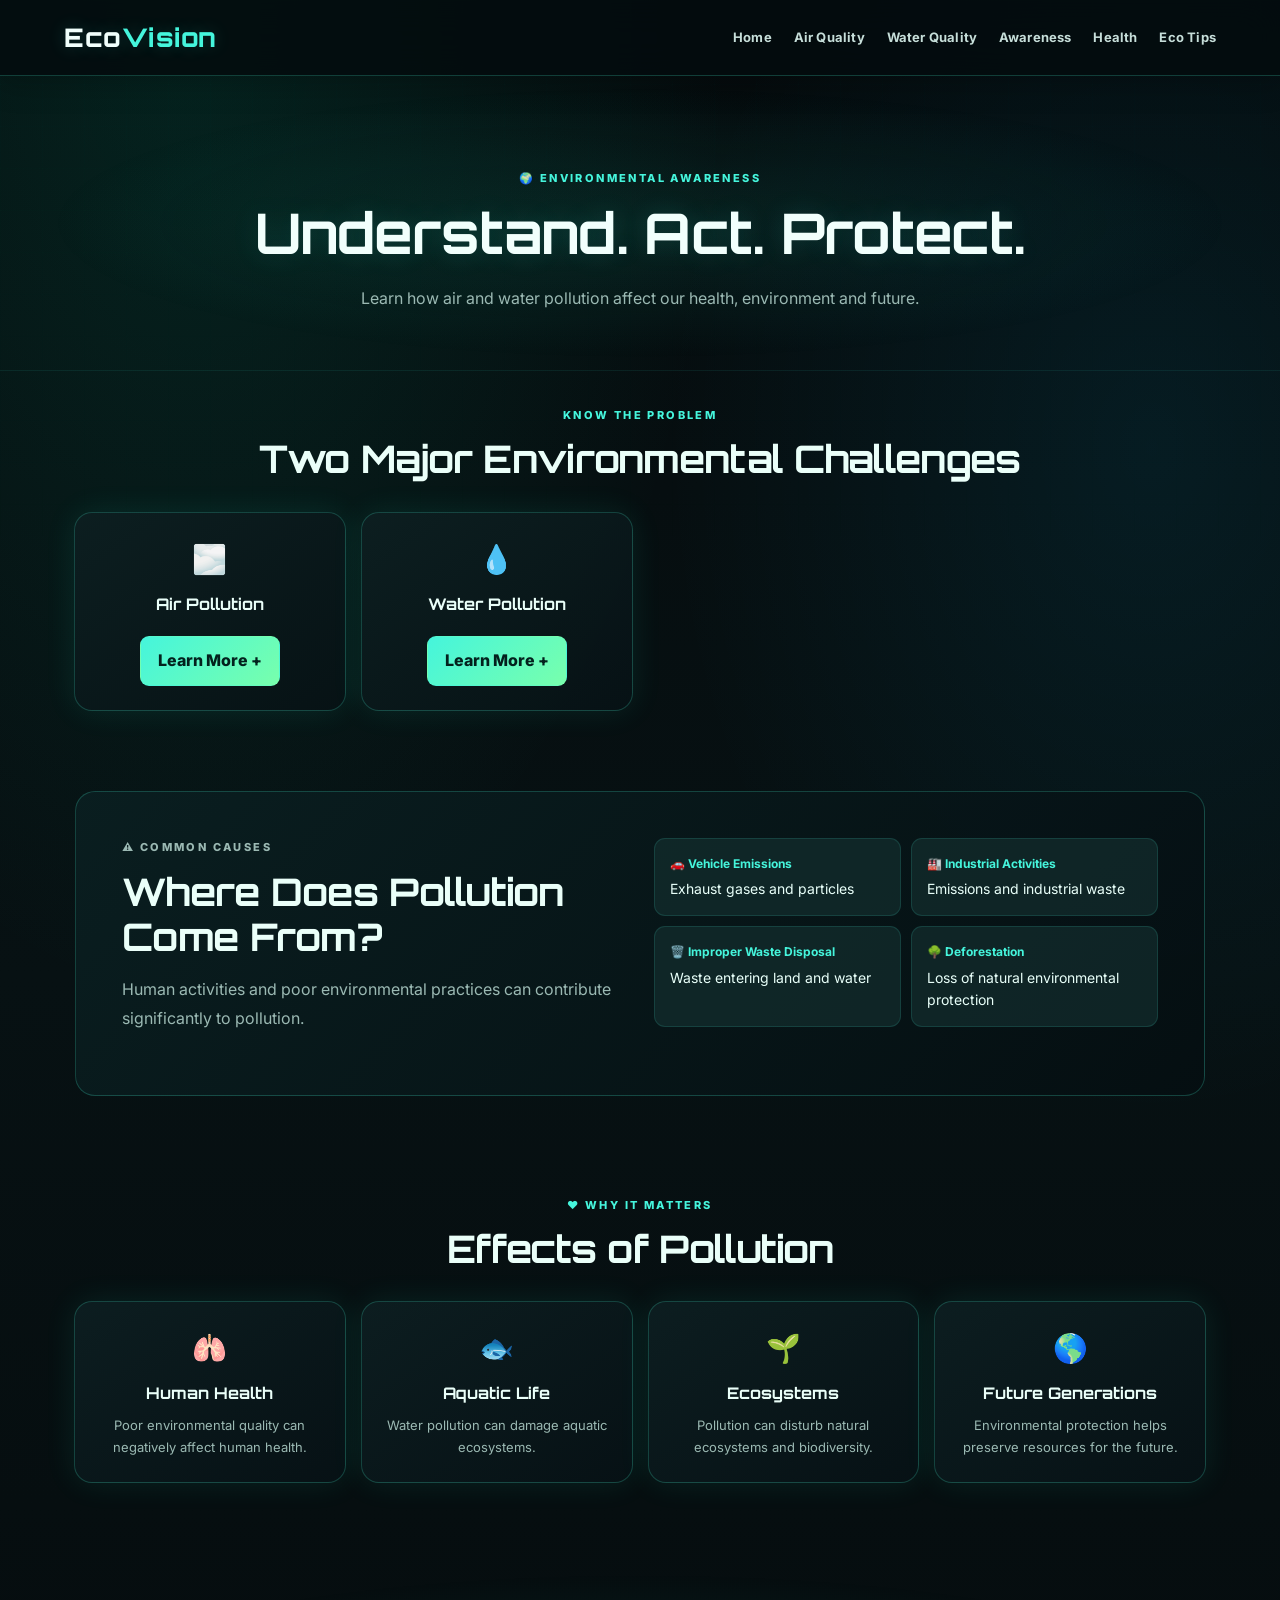
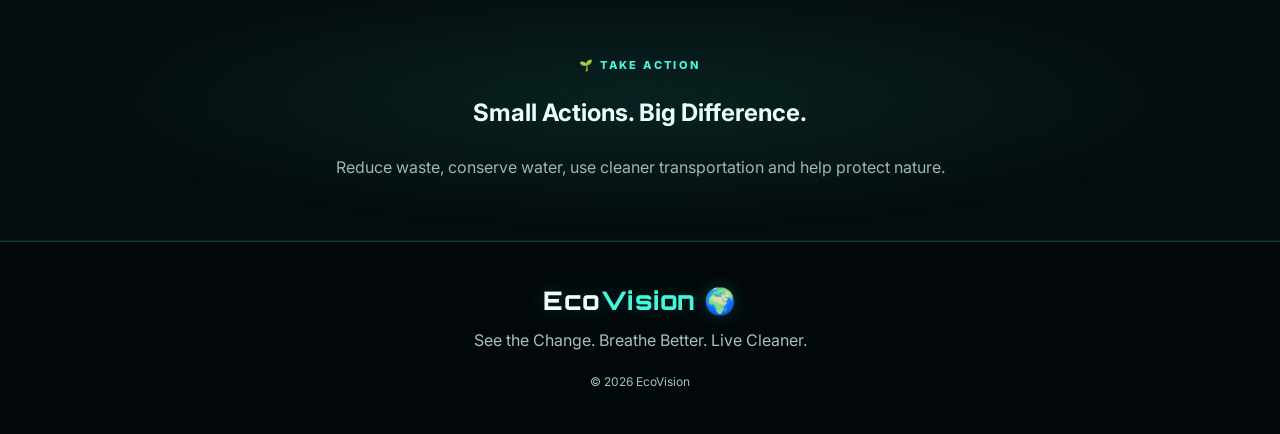
<file: awareness.html>
<!DOCTYPE html>
<html lang="en">

<head>

    <meta charset="UTF-8">

    <meta name="viewport"
          content="width=device-width, initial-scale=1.0">

    <title>EcoVision | Awareness</title>

    <link rel="stylesheet"
          href="css/style.css">

</head>

<body>

    <!-- NAVBAR -->

    <header class="navbar">

        <div class="logo">
            Eco<span>Vision</span>
        </div>

        <nav>

            <a href="index.html">Home</a>

            <a href="air-quality.html">
                Air Quality
            </a>

            <a href="water-quality.html">
                Water Quality
            </a>

            <a href="awareness.html">
                Awareness
            </a>

            <a href="health.html">
                Health
            </a>

            <a href="eco-tips.html">
                Eco Tips
            </a>

        </nav>

    </header>


    <!-- HERO -->

    <section class="dashboard-header">

        <p class="section-label">
            🌍 ENVIRONMENTAL AWARENESS
        </p>

        <h1>
            Understand. Act. Protect.
        </h1>

        <p>
            Learn how air and water pollution affect
            our health, environment and future.
        </p>

    </section>


    <!-- POLLUTION TYPES -->

    <section class="aqi-levels">

        <div class="section-heading">

            <p class="section-label">
                KNOW THE PROBLEM
            </p>

            <h2>
                Two Major Environmental Challenges
            </h2>

        </div>


        <div class="aqi-level-grid">


            <!-- AIR POLLUTION -->

            <div class="aqi-level awareness-card"
                 onclick="toggleAwareness(this)">

                <span>🌫️</span>

                <h3>
                    Air Pollution
                </h3>

                <p class="card-details">

                    Air pollution occurs when harmful
                    gases and particles enter the atmosphere.

                    <br><br>

                    Common sources include vehicle
                    emissions, industrial activities
                    and burning of fuels.

                </p>

                <button class="learn-more">
                    Learn More +
                </button>

            </div>


            <!-- WATER POLLUTION -->

            <div class="aqi-level awareness-card"
                 onclick="toggleAwareness(this)">

                <span>💧</span>

                <h3>
                    Water Pollution
                </h3>

                <p class="card-details">

                    Water pollution occurs when harmful
                    substances enter rivers, lakes and
                    other water sources.

                    <br><br>

                    Common sources include waste disposal,
                    industrial waste and untreated
                    wastewater.

                </p>

                <button class="learn-more">
                    Learn More +
                </button>

            </div>

        </div>

    </section>


    <!-- CAUSES -->

    <section class="pollutant-info">

        <div>

            <p class="section-label">
                ⚠️ COMMON CAUSES
            </p>

            <h2>
                Where Does Pollution Come From?
            </h2>

            <p>
                Human activities and poor environmental
                practices can contribute significantly
                to pollution.
            </p>

        </div>


        <div class="pollutant-list">

            <div>

                <strong>
                    🚗 Vehicle Emissions
                </strong>

                <span>
                    Exhaust gases and particles
                </span>

            </div>


            <div>

                <strong>
                    🏭 Industrial Activities
                </strong>

                <span>
                    Emissions and industrial waste
                </span>

            </div>


            <div>

                <strong>
                    🗑️ Improper Waste Disposal
                </strong>

                <span>
                    Waste entering land and water
                </span>

            </div>


            <div>

                <strong>
                    🌳 Deforestation
                </strong>

                <span>
                    Loss of natural environmental protection
                </span>

            </div>

        </div>

    </section>


    <!-- EFFECTS -->

    <section class="aqi-levels">

        <div class="section-heading">

            <p class="section-label">
                ❤️ WHY IT MATTERS
            </p>

            <h2>
                Effects of Pollution
            </h2>

        </div>


        <div class="aqi-level-grid">


            <div class="aqi-level">

                <span>🫁</span>

                <h3>
                    Human Health
                </h3>

                <p>
                    Poor environmental quality can
                    negatively affect human health.
                </p>

            </div>


            <div class="aqi-level">

                <span>🐟</span>

                <h3>
                    Aquatic Life
                </h3>

                <p>
                    Water pollution can damage aquatic
                    ecosystems.
                </p>

            </div>


            <div class="aqi-level">

                <span>🌱</span>

                <h3>
                    Ecosystems
                </h3>

                <p>
                    Pollution can disturb natural
                    ecosystems and biodiversity.
                </p>

            </div>


            <div class="aqi-level">

                <span>🌎</span>

                <h3>
                    Future Generations
                </h3>

                <p>
                    Environmental protection helps
                    preserve resources for the future.
                </p>

            </div>

        </div>

    </section>


    <!-- CALL TO ACTION -->

    <section class="dashboard-header">

        <p class="section-label">
            🌱 TAKE ACTION
        </p>

        <h2>
            Small Actions. Big Difference.
        </h2>

        <p>
            Reduce waste, conserve water, use cleaner
            transportation and help protect nature.
        </p>

    </section>


    <!-- FOOTER -->

    <footer>

        <div class="footer-logo">
            Eco<span>Vision</span> 🌍
        </div>

        <p>
            See the Change. Breathe Better. Live Cleaner.
        </p>

        <p class="copyright">
            © 2026 EcoVision
        </p>

    </footer>


    <!-- INTERACTIVE CARD SCRIPT -->

    <script>

        function toggleAwareness(card) {

            card.classList.toggle("active");

        }

    </script>


</body>

</html>
</file>
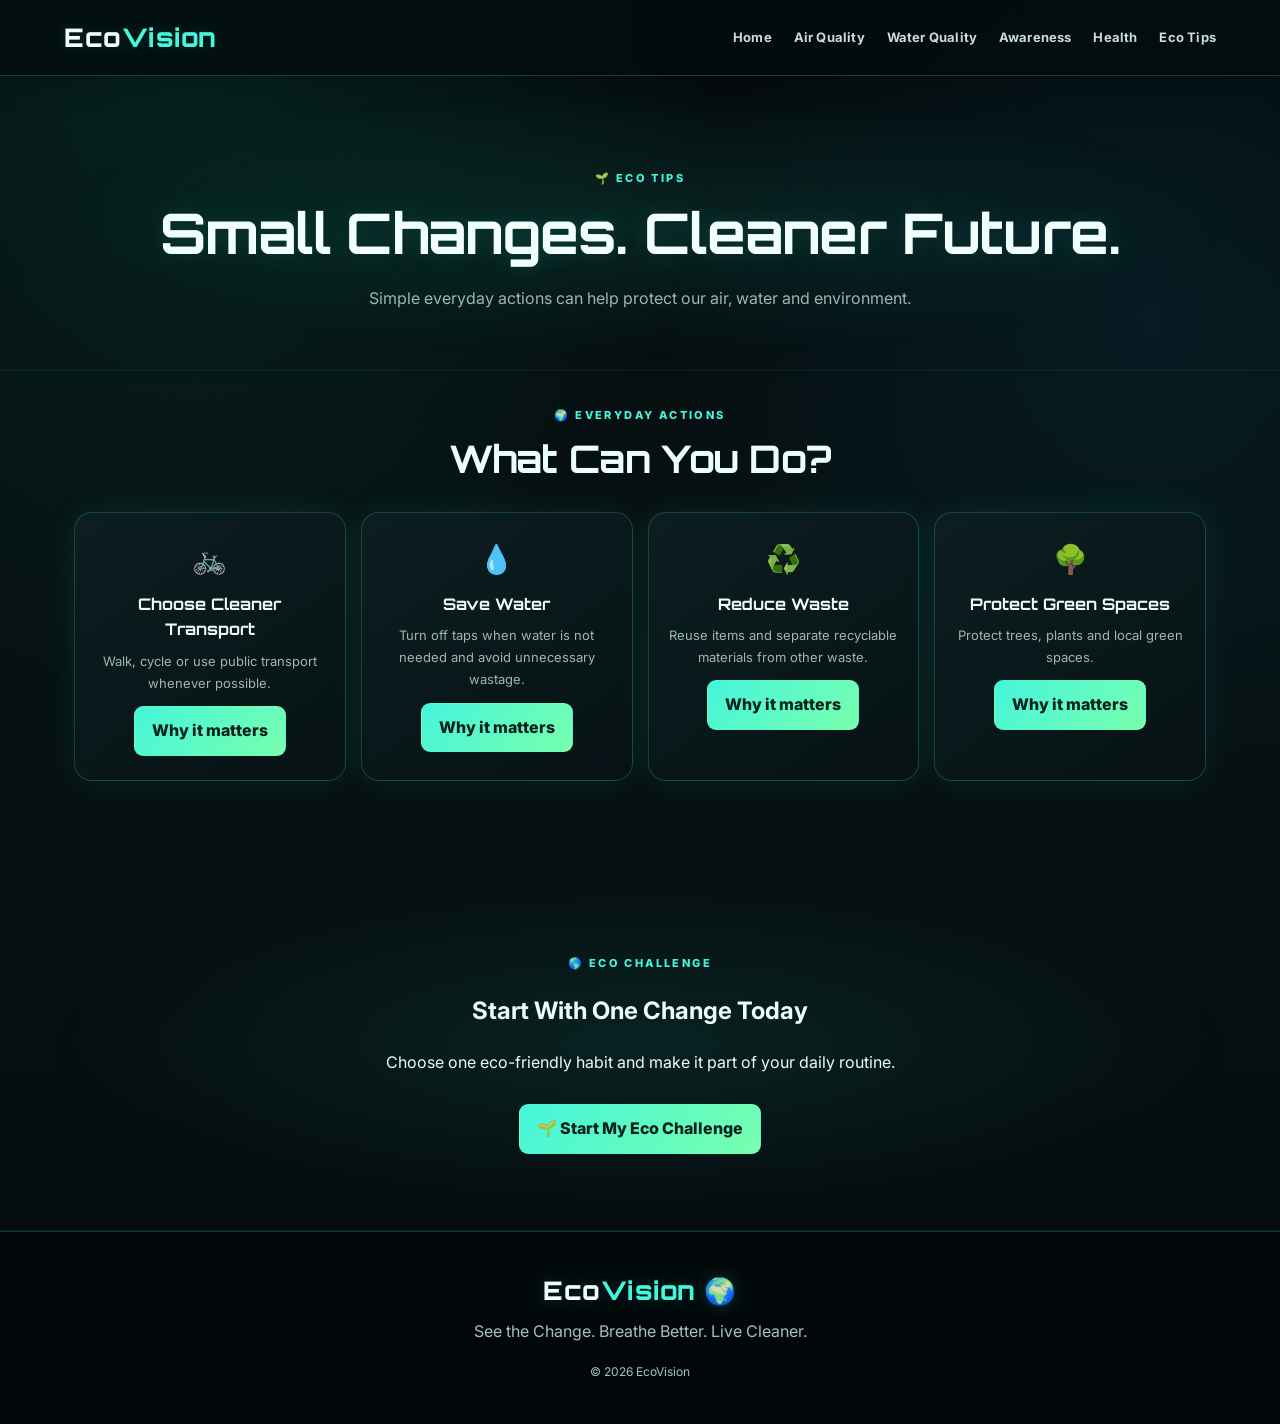
<file: eco-tips.html>
<!DOCTYPE html>
<html lang="en">

<head>

    <meta charset="UTF-8">

    <meta name="viewport"
          content="width=device-width, initial-scale=1.0">

    <title>EcoVision | Eco Tips</title>

    <link rel="stylesheet"
          href="css/style.css">

</head>

<body>

    <!-- NAVBAR -->

    <header class="navbar">

        <div class="logo">
            Eco<span>Vision</span>
        </div>

        <nav>

            <a href="index.html">Home</a>

            <a href="air-quality.html">
                Air Quality
            </a>

            <a href="water-quality.html">
                Water Quality
            </a>

            <a href="awareness.html">
                Awareness
            </a>

            <a href="health.html">
                Health
            </a>

            <a href="eco-tips.html">
                Eco Tips
            </a>

        </nav>

    </header>


    <!-- HERO -->

    <section class="dashboard-header">

        <p class="section-label">
            🌱 ECO TIPS
        </p>

        <h1>
            Small Changes. Cleaner Future.
        </h1>

        <p>
            Simple everyday actions can help protect
            our air, water and environment.
        </p>

    </section>


    <!-- ECO TIPS -->

    <section class="aqi-levels">

        <div class="section-heading">

            <p class="section-label">
                🌍 EVERYDAY ACTIONS
            </p>

            <h2>
                What Can You Do?
            </h2>

        </div>


        <div class="aqi-level-grid">


            <!-- TIP 1 -->

            <div class="aqi-level eco-tip-card">

                <span>🚲</span>

                <h3>
                    Choose Cleaner Transport
                </h3>

                <p>
                    Walk, cycle or use public transport
                    whenever possible.
                </p>

                <button
                    class="tip-button"
                    onclick="showTip(this)">
                    Why it matters
                </button>

                <p class="tip-info">
                    Fewer vehicle emissions can help
                    reduce air pollution.
                </p>

            </div>


            <!-- TIP 2 -->

            <div class="aqi-level eco-tip-card">

                <span>💧</span>

                <h3>
                    Save Water
                </h3>

                <p>
                    Turn off taps when water is not needed
                    and avoid unnecessary wastage.
                </p>

                <button
                    class="tip-button"
                    onclick="showTip(this)">
                    Why it matters
                </button>

                <p class="tip-info">
                    Conserving water helps protect
                    valuable freshwater resources.
                </p>

            </div>


            <!-- TIP 3 -->

            <div class="aqi-level eco-tip-card">

                <span>♻️</span>

                <h3>
                    Reduce Waste
                </h3>

                <p>
                    Reuse items and separate recyclable
                    materials from other waste.
                </p>

                <button
                    class="tip-button"
                    onclick="showTip(this)">
                    Why it matters
                </button>

                <p class="tip-info">
                    Reducing waste can decrease pollution
                    and pressure on landfills.
                </p>

            </div>


            <!-- TIP 4 -->

            <div class="aqi-level eco-tip-card">

                <span>🌳</span>

                <h3>
                    Protect Green Spaces
                </h3>

                <p>
                    Protect trees, plants and local
                    green spaces.
                </p>

                <button
                    class="tip-button"
                    onclick="showTip(this)">
                    Why it matters
                </button>

                <p class="tip-info">
                    Green spaces support biodiversity
                    and contribute to healthier surroundings.
                </p>

            </div>


        </div>

    </section>


    <!-- CHALLENGE -->

    <section class="dashboard-header">

        <p class="section-label">
            🌎 ECO CHALLENGE
        </p>

        <h2>
            Start With One Change Today
        </h2>

        <p>
            Choose one eco-friendly habit and make it
            part of your daily routine.
        </p>

        <button
            class="tip-button"
            onclick="startChallenge()">

            🌱 Start My Eco Challenge

        </button>

        <p id="challenge-message"></p>

    </section>


    <!-- FOOTER -->

    <footer>

        <div class="footer-logo">
            Eco<span>Vision</span> 🌍
        </div>

        <p>
            See the Change. Breathe Better. Live Cleaner.
        </p>

        <p class="copyright">
            © 2026 EcoVision
        </p>

    </footer>


    <!-- JAVASCRIPT -->

    <script>

        function showTip(button) {

            const card = button.parentElement;

            card.classList.toggle("show-tip");

        }


        function startChallenge() {

            const message =
                document.getElementById("challenge-message");

            message.textContent =
                "🌱 Challenge accepted! Start with one eco-friendly action today.";

        }

    </script>


</body>

</html>
</file>
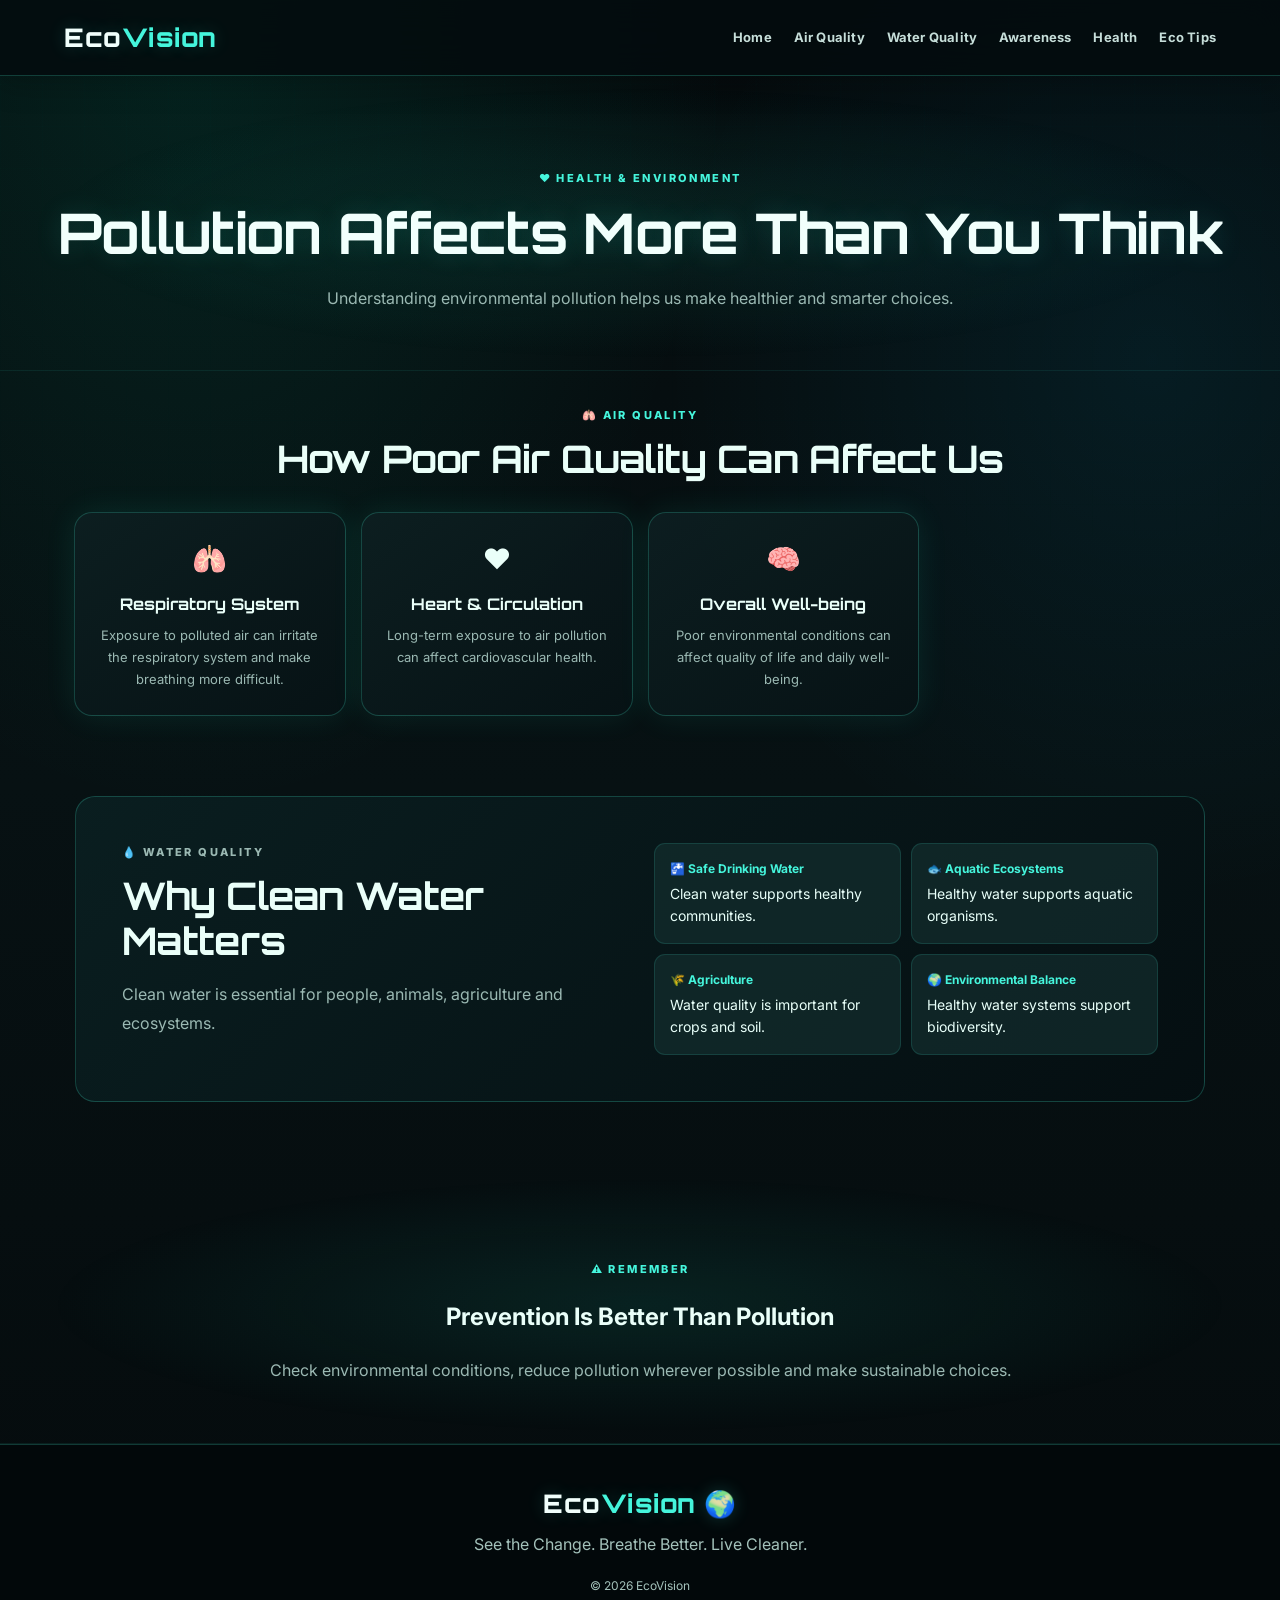
<file: health.html>
<!DOCTYPE html>
<html lang="en">

<head>

    <meta charset="UTF-8">

    <meta name="viewport"
          content="width=device-width, initial-scale=1.0">

    <title>EcoVision | Health & Impact</title>

    <link rel="stylesheet"
          href="css/style.css">

</head>

<body>
    

    <!-- NAVBAR -->

    <header class="navbar">

        <div class="logo">
            Eco<span>Vision</span>
        </div>

        <nav>

            <a href="index.html">Home</a>

            <a href="air-quality.html">
                Air Quality
            </a>

            <a href="water-quality.html">
                Water Quality
            </a>

            <a href="awareness.html">
                Awareness
            </a>

            <a href="health.html">
                Health
            </a>

            <a href="eco-tips.html">
                Eco Tips
            </a>

        </nav>

    </header>


    <!-- HERO -->

    <section class="dashboard-header">

        <p class="section-label">
            ❤️ HEALTH & ENVIRONMENT
        </p>

        <h1>
            Pollution Affects More Than You Think
        </h1>

        <p>
            Understanding environmental pollution
            helps us make healthier and smarter choices.
        </p>

    </section>


    <!-- HEALTH IMPACT -->

    <section class="aqi-levels">

        <div class="section-heading">

            <p class="section-label">
                🫁 AIR QUALITY
            </p>

            <h2>
                How Poor Air Quality Can Affect Us
            </h2>

        </div>


        <div class="aqi-level-grid">

            <div class="aqi-level">

                <span>🫁</span>

                <h3>
                    Respiratory System
                </h3>

                <p>
                    Exposure to polluted air can irritate
                    the respiratory system and make breathing
                    more difficult.
                </p>

            </div>


            <div class="aqi-level">

                <span>❤️</span>

                <h3>
                    Heart & Circulation
                </h3>

                <p>
                    Long-term exposure to air pollution
                    can affect cardiovascular health.
                </p>

            </div>


            <div class="aqi-level">

                <span>🧠</span>

                <h3>
                    Overall Well-being
                </h3>

                <p>
                    Poor environmental conditions can
                    affect quality of life and daily well-being.
                </p>

            </div>

        </div>

    </section>


    <!-- WATER IMPACT -->

    <section class="pollutant-info">

        <div>

            <p class="section-label">
                💧 WATER QUALITY
            </p>

            <h2>
                Why Clean Water Matters
            </h2>

            <p>
                Clean water is essential for people,
                animals, agriculture and ecosystems.
            </p>

        </div>


        <div class="pollutant-list">

            <div>

                <strong>
                    🚰 Safe Drinking Water
                </strong>

                <span>
                    Clean water supports healthy communities.
                </span>

            </div>


            <div>

                <strong>
                    🐟 Aquatic Ecosystems
                </strong>

                <span>
                    Healthy water supports aquatic organisms.
                </span>

            </div>


            <div>

                <strong>
                    🌾 Agriculture
                </strong>

                <span>
                    Water quality is important for crops and soil.
                </span>

            </div>


            <div>

                <strong>
                    🌍 Environmental Balance
                </strong>

                <span>
                    Healthy water systems support biodiversity.
                </span>

            </div>

        </div>

    </section>


    <!-- WARNING -->

    <section class="dashboard-header">

        <p class="section-label">
            ⚠️ REMEMBER
        </p>

        <h2>
            Prevention Is Better Than Pollution
        </h2>

        <p>
            Check environmental conditions, reduce pollution
            wherever possible and make sustainable choices.
        </p>

    </section>


    <!-- FOOTER -->

    <footer>

        <div class="footer-logo">
            Eco<span>Vision</span> 🌍
        </div>

        <p>
            See the Change. Breathe Better. Live Cleaner.
        </p>

        <p class="copyright">
            © 2026 EcoVision
        </p>

    </footer>


</body>

</html>
</file>
<file: css/style.css>
/* =========================================================
   ECOVISION FUTURISTIC UI — full replacement stylesheet
   Works with the existing EcoVision page classes and IDs.
   ========================================================= */
@import url('https://fonts.googleapis.com/css2?family=Inter:wght@400;500;600;700;800&family=Orbitron:wght@500;600;700;800&display=swap');

:root {
  --bg: #050b0d;
  --bg-2: #081316;
  --panel: rgba(11, 25, 28, .88);
  --panel-2: rgba(14, 34, 36, .92);
  --line: rgba(71, 242, 207, .22);
  --cyan: #45f5dc;
  --cyan-soft: #9efff0;
  --green: #65ff9b;
  --text: #eafff9;
  --muted: #9bb9b3;
  --shadow: 0 0 32px rgba(45, 255, 214, .09);
}

* { box-sizing: border-box; }
html { scroll-behavior: smooth; scroll-padding-top: 90px; }
body {
  margin: 0;
  color: var(--text);
  background:
    radial-gradient(ellipse at 15% 0%, rgba(0, 199, 153, .13), transparent 35%),
    radial-gradient(ellipse at 90% 22%, rgba(0, 198, 255, .08), transparent 30%),
    linear-gradient(180deg, #050b0d 0%, #071113 48%, #050b0d 100%);
  font-family: Inter, Arial, sans-serif;
  line-height: 1.6;
  min-height: 100vh;
  overflow-x: hidden;
}
body::before {
  content: "";
  position: fixed;
  inset: 0;
  z-index: -1;
  pointer-events: none;
  opacity: .15;
  background-image:
    linear-gradient(rgba(65, 255, 218, .08) 1px, transparent 1px),
    linear-gradient(90deg, rgba(65, 255, 218, .08) 1px, transparent 1px);
  background-size: 42px 42px;
  mask-image: linear-gradient(to bottom, black, transparent 88%);
}
a { color: var(--cyan); text-decoration: none; transition: color .2s ease, opacity .2s ease; }
a:hover { color: var(--green); }
img { max-width: 100%; }
button, input, select { font: inherit; }
button, select { cursor: pointer; }
::selection { background: rgba(69, 245, 220, .3); color: white; }

/* Navigation */
.navbar {
  min-height: 76px;
  padding: 14px clamp(18px, 5vw, 76px);
  display: flex;
  align-items: center;
  justify-content: space-between;
  gap: 22px;
  position: sticky;
  top: 0;
  z-index: 1000;
  background: rgba(4, 12, 14, .88);
  border-bottom: 1px solid var(--line);
  backdrop-filter: blur(18px);
  box-shadow: 0 8px 30px rgba(0, 0, 0, .22);
}
.logo, .footer-logo {
  font-family: Orbitron, Inter, sans-serif;
  font-size: clamp(20px, 2vw, 27px);
  font-weight: 800;
  letter-spacing: .5px;
  white-space: nowrap;
  color: #f1fffc;
  text-shadow: 0 0 18px rgba(69, 245, 220, .2);
}
.logo span, .footer-logo span { color: var(--cyan); }
nav { display: flex; align-items: center; gap: clamp(10px, 1.7vw, 25px); flex-wrap: wrap; justify-content: flex-end; }
nav a {
  color: #c6ded9;
  font-size: 13px;
  font-weight: 700;
  letter-spacing: .2px;
  padding: 8px 0;
  position: relative;
}
nav a::after {
  content: "";
  height: 2px;
  position: absolute;
  left: 0; right: 100%; bottom: 1px;
  background: var(--cyan);
  box-shadow: 0 0 10px var(--cyan);
  transition: right .25s ease;
}
nav a:hover { color: white; }
nav a:hover::after { right: 0; }

/* Common page headings */
.dashboard-header {
  text-align: center;
  padding: clamp(55px, 8vw, 94px) 22px clamp(35px, 5vw, 58px);
  position: relative;
  overflow: hidden;
  background: radial-gradient(ellipse at center, rgba(18, 130, 113, .18), transparent 65%);
  border-bottom: 1px solid rgba(69, 245, 220, .08);
}
.dashboard-header h1, .intro h2, .section-heading h2,
.awareness h2, .pollutant-info h2, .aqi-checker h2 {
  font-family: Orbitron, Inter, sans-serif;
  letter-spacing: -.7px;
  line-height: 1.18;
}
.dashboard-header h1 {
  font-size: clamp(30px, 4.7vw, 56px);
  margin: 12px 0 18px;
  color: #f1fffc;
  text-shadow: 0 0 26px rgba(69, 245, 220, .15);
}
.dashboard-header p:last-child {
  max-width: 760px;
  margin: 0 auto;
  color: var(--muted);
  line-height: 1.8;
}
.section-label {
  margin: 0 0 12px;
  color: var(--cyan);
  font-size: 11px;
  font-weight: 800;
  letter-spacing: 2.4px;
  text-transform: uppercase;
}
.intro { text-align: center; max-width: 900px; margin: auto; padding: 80px 24px 38px; }
.intro h2 { font-size: clamp(28px, 4vw, 42px); margin: 8px 0 18px; }
.intro-text { color: var(--muted); line-height: 1.9; font-size: 16px; }

/* Home hero: preserve the existing content and Earth element */
.hero, .hero-section {
  min-height: 76vh;
  padding: clamp(48px, 7vw, 88px) clamp(22px, 7vw, 105px);
  display: flex;
  align-items: center;
  justify-content: space-between;
  gap: clamp(30px, 5vw, 70px);
  position: relative;
  overflow: hidden;
  background:
    radial-gradient(ellipse at 78% 48%, rgba(13, 235, 197, .13), transparent 31%),
    linear-gradient(120deg, #050c0e 0%, #09201e 55%, #071014 100%);
  border-bottom: 1px solid var(--line);
}
.hero::before, .hero-section::before {
  content: "";
  position: absolute;
  width: 460px; height: 460px;
  border: 1px solid rgba(69,245,220,.12);
  border-radius: 50%;
  right: -160px; top: -160px;
  box-shadow: 0 0 0 35px rgba(69,245,220,.025), 0 0 0 75px rgba(69,245,220,.02);
  pointer-events: none;
}
.hero-content { max-width: 760px; position: relative; z-index: 2; }
.tagline { color: var(--cyan); font-size: 11px; font-weight: 800; letter-spacing: 3px; margin-bottom: 20px; }
.hero h1, .hero-content h1 {
  font-family: Orbitron, Inter, sans-serif;
  font-size: clamp(38px, 6.2vw, 76px);
  line-height: 1.08;
  letter-spacing: -2px;
  margin: 14px 0 22px;
  color: #f0fffb;
  text-shadow: 0 0 30px rgba(69,245,220,.13);
}
.hero h1 span, .hero-content h1 span { color: var(--cyan); display: inline-block; }
.hero-description { color: #b8d3ce; max-width: 660px; font-size: clamp(15px, 1.4vw, 18px); line-height: 1.85; }
.hero-buttons { display: flex; gap: 13px; flex-wrap: wrap; margin-top: 28px; }
.btn, .hero-button, .primary-btn, .outline-btn {
  display: inline-flex; align-items: center; justify-content: center;
  min-height: 45px; padding: 12px 22px;
  border-radius: 10px; font-weight: 800; font-size: 13px;
  transition: transform .22s ease, box-shadow .22s ease, background .22s ease;
}
.btn:hover, .hero-button:hover, .primary-btn:hover, .outline-btn:hover { transform: translateY(-3px); }
.primary-btn, .hero-button:not(.secondary) {
  background: linear-gradient(135deg, var(--cyan), #75ffad);
  color: #03211d; border: 1px solid transparent;
  box-shadow: 0 0 24px rgba(69,245,220,.18);
}
.outline-btn, .hero-button.secondary {
  background: rgba(8, 26, 27, .55); color: var(--cyan);
  border: 1px solid rgba(69,245,220,.48);
}
.hero-visual { width: min(42vw, 440px); min-width: 250px; height: min(42vw, 440px); min-height: 270px; position: relative; flex-shrink: 0; }
.earth-circle {
  width: min(65%, 290px); aspect-ratio: 1;
  border-radius: 50%; position: absolute; left: 50%; top: 50%;
  transform: translate(-50%, -50%);
  display: flex; align-items: center; justify-content: center;
  font-size: clamp(90px, 12vw, 160px);
  background: radial-gradient(circle at 35% 28%, rgba(88,255,219,.18), rgba(0,70,70,.3) 55%, rgba(0,0,0,.2) 72%);
  border: 1px solid rgba(69,245,220,.6);
  box-shadow: 0 0 24px rgba(69,245,220,.28), inset 0 0 32px rgba(69,245,220,.16), 0 0 0 13px rgba(69,245,220,.04), 0 0 0 28px rgba(69,245,220,.025);
  animation: earthFloat 6s ease-in-out infinite;
}
.earth-circle::before, .earth-circle::after {
  content: ""; position: absolute; inset: -13px; border: 1px solid rgba(69,245,220,.35); border-radius: 50%;
  transform: rotate(-25deg) scaleY(.38);
}
.earth-circle::after { inset: -25px; border-color: rgba(101,255,155,.22); transform: rotate(30deg) scaleY(.5); }
@keyframes earthFloat { 0%,100% { transform: translate(-50%,-50%) translateY(0); } 50% { transform: translate(-50%,-50%) translateY(-10px); } }
.floating-card {
  position: absolute; z-index: 2; min-width: 125px;
  display: flex; flex-direction: column; gap: 3px;
  padding: 13px 16px; border-radius: 12px;
  background: rgba(5, 18, 20, .88); border: 1px solid var(--line);
  box-shadow: var(--shadow); backdrop-filter: blur(10px);
  color: var(--muted); font-size: 11px;
}
.floating-card strong { color: var(--cyan); font-family: Orbitron, sans-serif; font-size: 17px; }
.card-one { top: 10%; left: 0; }
.card-two { bottom: 10%; right: 0; }

/* Panels, cards and common grids */
.quality-section { max-width: 1200px; margin: auto; padding: 45px 24px 90px; display: grid; grid-template-columns: repeat(2,minmax(0,1fr)); gap: 24px; }
.quality-card, .home-card, .aqi-level, .pollutant-card, .location-result, .checker-box, .chart-container {
  background: linear-gradient(145deg, rgba(13,31,33,.94), rgba(7,18,21,.94));
  border: 1px solid var(--line);
  border-radius: 18px;
  box-shadow: var(--shadow);
  color: var(--text);
}
.quality-card { padding: clamp(24px, 4vw, 42px); transition: transform .25s ease, border-color .25s ease, box-shadow .25s ease; }
.quality-card:hover, .home-card:hover, .aqi-level:hover, .pollutant-card:hover { transform: translateY(-5px); border-color: rgba(69,245,220,.55); box-shadow: 0 0 28px rgba(69,245,220,.12); }
.air-card { border-top: 3px solid #45c9ff; }
.water-card { border-top: 3px solid var(--cyan); }
.icon { font-size: 42px; margin-bottom: 15px; }
.quality-card h3 { font-family: Orbitron, sans-serif; font-size: 24px; margin: 8px 0 12px; }
.quality-card p, .home-card p { color: var(--muted); line-height: 1.8; }
.quality-card a, .home-card a { font-weight: 800; }
.awareness { margin: 0 clamp(18px, 7vw, 90px) 80px; padding: clamp(30px, 6vw, 75px); border-radius: 22px; border: 1px solid var(--line); background: linear-gradient(120deg, rgba(8,43,38,.9), rgba(7,20,24,.95)); }
.awareness-content { max-width: 700px; }
.awareness h2 { font-size: clamp(30px, 4vw, 50px); margin: 12px 0 18px; }
.awareness p { color: var(--muted); line-height: 1.8; }
footer { padding: 38px 20px; text-align: center; background: rgba(3,9,11,.96); border-top: 1px solid var(--line); color: var(--muted); }
.footer-logo { margin-bottom: 8px; }
footer p { margin: 5px 0; color: #a4c2bb; }
.copyright { margin-top: 18px; font-size: 12px; }

/* Air and water dashboard layout */
.aqi-dashboard {
  max-width: 1180px; margin: auto; padding: 42px 24px 55px;
  display: grid; grid-template-columns: minmax(260px,.85fr) minmax(0,1.15fr); gap: 22px;
}
.aqi-main-card {
  padding: clamp(24px, 3vw, 38px);
  border-radius: 20px;
  border: 1px solid rgba(69,245,220,.48);
  background: radial-gradient(circle at top right, rgba(69,245,220,.17), transparent 48%), linear-gradient(145deg,#0b332e,#071719);
  box-shadow: 0 0 34px rgba(69,245,220,.11);
  color: var(--text);
}
.card-label { color: var(--cyan); font-size: 11px; font-weight: 800; letter-spacing: 2px; }
.aqi-number { font-family: Orbitron, sans-serif; font-size: clamp(55px, 7vw, 88px); font-weight: 800; line-height: 1.15; margin: 20px 0 10px; color: #f4fffc; text-shadow: 0 0 24px rgba(69,245,220,.2); overflow-wrap: anywhere; }
.aqi-status { display: inline-block; padding: 7px 13px; border-radius: 7px; background: rgba(69,245,220,.12); border: 1px solid rgba(69,245,220,.3); color: var(--cyan-soft); font-size: 11px; font-weight: 800; letter-spacing: .7px; margin-bottom: 15px; }
.aqi-main-card p:last-child { color: #b2cec7; line-height: 1.8; }
.pollutants { display: grid; grid-template-columns: repeat(2,minmax(0,1fr)); gap: 14px; }
.pollutant-card { padding: 20px; display: flex; flex-direction: column; justify-content: center; min-width: 0; transition: .25s ease; }
.pollutant-card span { color: var(--muted); font-size: 12px; font-weight: 700; }
.pollutant-card strong { color: var(--cyan-soft); font-family: Orbitron, sans-serif; font-size: clamp(23px,3vw,34px); margin: 8px 0 0; overflow-wrap: anywhere; }
.pollutant-card small { color: #8eaaa4; font-size: 11px; }
.aqi-levels { max-width: 1180px; margin: auto; padding: 36px 24px 80px; }
.section-heading { text-align: center; margin-bottom: 30px; }
.section-heading h2 { font-size: clamp(25px,3.6vw,38px); margin: 8px 0; }
.aqi-level-grid { display: grid; grid-template-columns: repeat(4,minmax(0,1fr)); gap: 15px; }
.aqi-level { padding: 24px 18px; text-align: center; transition: .25s ease; }
.aqi-level span { font-size: 28px; }
.aqi-level h3 { margin: 10px 0 7px; font-family: Orbitron, sans-serif; font-size: 16px; }
.aqi-level p { margin: 0; color: var(--muted); font-size: 13px; line-height: 1.7; }
.good { border-top: 3px solid #65ff9b; }
.moderate { border-top: 3px solid #ffe66d; }
.unhealthy { border-top: 3px solid #ffad62; }
.hazardous { border-top: 3px solid #ff627e; }
.pollutant-info {
  max-width: 1130px; margin: 0 auto 65px; padding: clamp(24px,4vw,46px);
  border-radius: 20px; border: 1px solid var(--line);
  background: linear-gradient(135deg, rgba(10,31,33,.96), rgba(5,15,18,.96));
  display: grid; grid-template-columns: minmax(0,1fr) minmax(0,1fr); gap: 28px;
}
.pollutant-info h2 { font-size: clamp(26px,3vw,38px); margin: 8px 0 14px; }
.pollutant-info p { color: var(--muted); line-height: 1.8; }
.pollutant-list { display: grid; grid-template-columns: repeat(2,minmax(0,1fr)); gap: 10px; align-content: start; }
.pollutant-list div { display: flex; flex-direction: column; gap: 5px; padding: 15px; border-radius: 11px; background: rgba(20,49,49,.65); border: 1px solid rgba(69,245,220,.13); min-width: 0; }
.pollutant-list strong { color: var(--cyan); font-size: 12px; }
.pollutant-list span { color: #e8fff9; font-size: 14px; overflow-wrap: anywhere; }

/* Chart cards and controls */
.chart-container {
  width: min(92%, 950px); margin: 25px auto 65px; padding: clamp(18px,3vw,28px);
  overflow: hidden;
}
.chart-container h2, .chart-container h3 { font-family: Orbitron, sans-serif; }
.chart-controls { display: flex; align-items: center; justify-content: space-between; flex-wrap: wrap; gap: 12px; margin-bottom: 18px; }
.chart-controls label { color: var(--cyan-soft); font-size: 13px; font-weight: 800; }
.chart-controls select, .location-box select, .checker-box input {
  color: var(--text); background: #0b1c1f; border: 1px solid rgba(69,245,220,.32);
  border-radius: 9px; padding: 11px 14px; outline: none; min-width: 150px;
}
.chart-controls select:focus, .location-box select:focus, .checker-box input:focus { border-color: var(--cyan); box-shadow: 0 0 0 3px rgba(69,245,220,.1); }
.chart-controls select option, .location-box select option { background: #0b1c1f; color: white; }
.chart-container canvas { display: block; max-width: 100%; }
#pollutionChart, #waterChart { width: 100% !important; max-height: 280px; }
.water-chart-wrap { position: relative; width: 100%; height: 280px; }
#waterChart { height: 100% !important; }
#waterDataSource { color: var(--muted); font-size: 12px; }

/* AQI interactive checker and location widgets */
.aqi-checker { max-width: 1130px; margin: 0 auto 70px; padding: clamp(24px,4vw,48px); border: 1px solid var(--line); border-radius: 20px; background: linear-gradient(120deg,rgba(7,43,37,.9),rgba(7,18,21,.95)); display: grid; grid-template-columns: 1fr 1fr; gap: 30px; align-items: center; }
.aqi-checker h2 { font-size: clamp(27px,3vw,40px); margin: 8px 0 14px; }
.aqi-checker p { color: var(--muted); }
.checker-box { padding: 24px; }
.checker-box input { width: 100%; margin-bottom: 12px; }
.checker-box button, .location-box button, .learn-more, .tip-button {
  padding: 11px 17px; border: 1px solid transparent; border-radius: 9px;
  background: linear-gradient(135deg,var(--cyan),#78ffac); color: #03211d; font-weight: 800;
}
.checker-box button { width: 100%; }
#aqiResult { margin-top: 15px; padding: 14px; border-radius: 10px; background: rgba(69,245,220,.08); border: 1px solid var(--line); color: var(--text); }
.location-section { text-align: center; padding: 55px 22px; }
.location-box { margin: 22px auto; display: flex; align-items: center; justify-content: center; gap: 12px; flex-wrap: wrap; }
.location-box select { min-width: 210px; }
.location-result { margin: 25px auto 0; max-width: 300px; padding: 25px; text-align: center; }
.result-label { color: var(--cyan); font-size: 11px; font-weight: 800; letter-spacing: 1.5px; }
#locationAQI { font: 800 55px Orbitron, sans-serif; margin: 12px 0; color: var(--cyan-soft); }
#locationStatus { display: inline-block; border: 1px solid var(--line); border-radius: 20px; padding: 6px 13px; font-size: 12px; font-weight: 800; }
#lastUpdated { color: var(--muted); font-size: 12px; margin-top: 14px; overflow-wrap: anywhere; }

/* Awareness and Eco Tips interactions */
.awareness-card, .eco-tip-card { cursor: pointer; transition: .25s ease; }
.card-details { max-height: 0; overflow: hidden; opacity: 0; transition: max-height .35s ease, opacity .25s ease; }
.awareness-card.active .card-details { max-height: 360px; opacity: 1; }
.learn-more, .tip-button { margin-top: 12px; }
.tip-info { display: none; margin-top: 14px; color: var(--muted); }
.eco-tip-card.show-tip .tip-info { display: block; }
#challenge-message { margin-top: 18px; color: var(--cyan); font-weight: 700; }

/* Motion accessibility */
@media (prefers-reduced-motion: reduce) {
  *, *::before, *::after { animation-duration: .01ms !important; animation-iteration-count: 1 !important; scroll-behavior: auto !important; transition-duration: .01ms !important; }
}

/* Responsive */
@media (max-width: 900px) {
  .navbar { flex-direction: column; align-items: center; }
  nav { justify-content: center; }
  .hero, .hero-section { flex-direction: column; align-items: flex-start; }
  .hero-visual { align-self: center; width: min(82vw,400px); height: min(82vw,400px); }
  .aqi-dashboard { grid-template-columns: 1fr; }
  .aqi-level-grid { grid-template-columns: repeat(2,minmax(0,1fr)); }
  .pollutant-info, .aqi-checker { grid-template-columns: 1fr; margin-left: 18px; margin-right: 18px; }
  .quality-section { grid-template-columns: 1fr; }
}
@media (max-width: 560px) {
  .navbar { padding: 14px 12px; }
  nav { gap: 7px 13px; }
  nav a { font-size: 11px; }
  .hero, .hero-section { padding: 46px 20px; min-height: auto; }
  .hero h1, .hero-content h1 { letter-spacing: -1px; }
  .hero-visual { min-width: 235px; min-height: 250px; }
  .floating-card { min-width: 105px; padding: 10px 12px; font-size: 10px; }
  .floating-card strong { font-size: 14px; }
  .aqi-dashboard, .aqi-levels { padding-left: 16px; padding-right: 16px; }
  .aqi-main-card { padding: 25px; }
  .pollutants { gap: 10px; }
  .pollutant-card { padding: 15px 12px; }
  .aqi-level-grid { grid-template-columns: 1fr; }
  .pollutant-info { padding: 22px; }
  .pollutant-list { grid-template-columns: 1fr 1fr; }
  .chart-container { width: calc(100% - 24px); padding: 15px; }
  .chart-controls { align-items: stretch; }
  .chart-controls select { width: 100%; }
  #pollutionChart, #waterChart { max-height: 250px; }
  .water-chart-wrap { height: 250px; }
}
</file>
